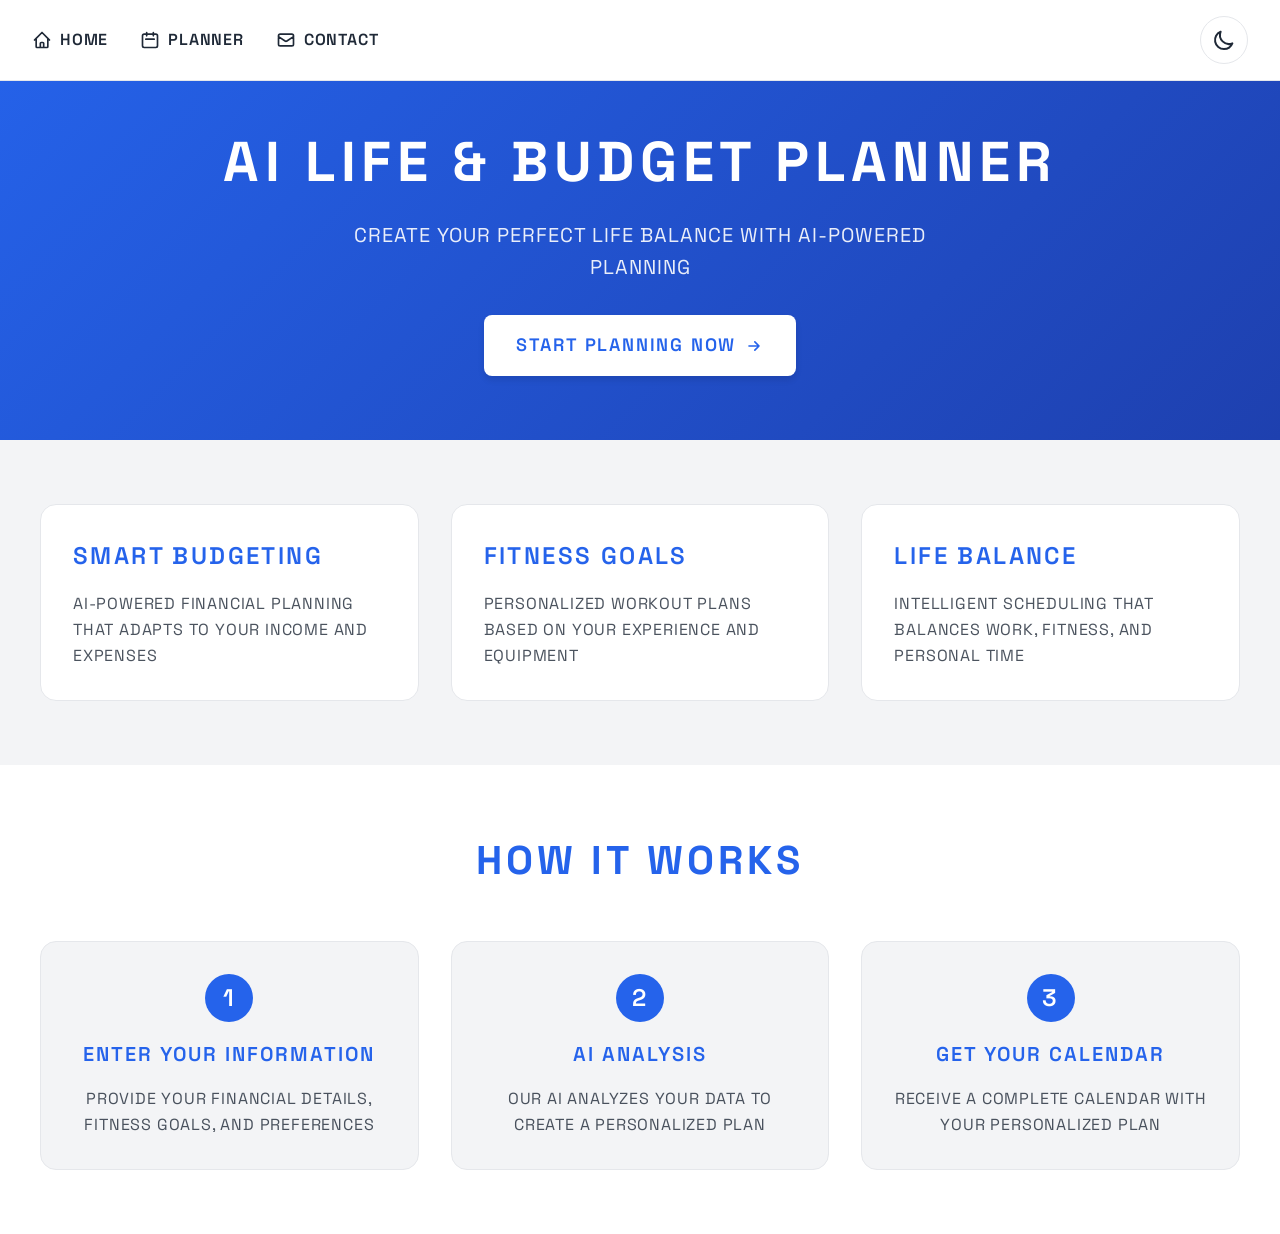
<file: templates/index.html>
<!DOCTYPE html>
<html lang="en">
<head>
    <meta charset="UTF-8">
    <meta name="viewport" content="width=device-width, initial-scale=1.0">
    <title>AI LIFE & BUDGET PLANNER</title>
    <link href="https://fonts.googleapis.com/css2?family=Space+Grotesk:wght@400;500;600;700&display=swap" rel="stylesheet">
    <style>
        :root {
            --primary-color: #2563eb;
            --secondary-color: #1e40af;
            --text-color: #1f2937;
            --light-bg: #f3f4f6;
            --border-color: #e5e7eb;
            --card-bg: #ffffff;
            --input-bg: #ffffff;
            --input-border: #e5e7eb;
            --input-text: #1f2937;
            --section-bg: #f3f4f6;
            --success-bg: #d1fae5;
            --success-text: #059669;
            --error-bg: #fee2e2;
            --error-text: #dc2626;
            --download-bg: #f8fafc;
            --download-border: #e2e8f0;
            --download-text: #1e293b;
            --download-desc: #64748b;
            --nav-bg: #ffffff;
            --nav-text: #1f2937;
            --nav-hover: #2563eb;
        }

        [data-theme="dark"] {
            --primary-color: #3b82f6;
            --secondary-color: #60a5fa;
            --text-color: #f3f4f6;
            --light-bg: #1f2937;
            --border-color: #374151;
            --card-bg: #111827;
            --input-bg: #1f2937;
            --input-border: #374151;
            --input-text: #f3f4f6;
            --section-bg: #1f2937;
            --success-bg: #064e3b;
            --success-text: #34d399;
            --error-bg: #7f1d1d;
            --error-text: #fca5a5;
            --download-bg: #1f2937;
            --download-border: #374151;
            --download-text: #f3f4f6;
            --download-desc: #9ca3af;
            --nav-bg: #1f2937;
            --nav-text: #f3f4f6;
            --nav-hover: #3b82f6;
        }

        * {
            margin: 0;
            padding: 0;
            box-sizing: border-box;
            text-transform: uppercase;
            letter-spacing: 0.05em;
        }

        body {
            font-family: 'Space Grotesk', sans-serif;
            line-height: 1.6;
            color: var(--text-color);
            background: var(--light-bg);
            min-height: 100vh;
            transition: background-color 0.3s ease, color 0.3s ease;
        }

        .nav {
            position: fixed;
            top: 0;
            left: 0;
            right: 0;
            background: var(--nav-bg);
            backdrop-filter: blur(8px);
            padding: 1rem 2rem;
            display: flex;
            justify-content: space-between;
            align-items: center;
            z-index: 1000;
            border-bottom: 1px solid var(--border-color);
        }

        .nav-links {
            display: flex;
            gap: 2rem;
            align-items: center;
        }

        .nav-link {
            color: var(--nav-text);
            text-decoration: none;
            font-weight: 600;
            transition: color 0.3s ease;
            display: flex;
            align-items: center;
            gap: 0.5rem;
        }

        .nav-link:hover {
            color: var(--nav-hover);
        }

        .nav-link svg {
            width: 1.25rem;
            height: 1.25rem;
        }

        .hero {
            padding: 8rem 2rem 4rem;
            text-align: center;
            background: linear-gradient(135deg, var(--primary-color) 0%, var(--secondary-color) 100%);
            color: white;
            position: relative;
            overflow: hidden;
        }

        .hero::before {
            content: '';
            position: absolute;
            top: 0;
            left: 0;
            right: 0;
            bottom: 0;
            background: url('data:image/svg+xml,<svg width="20" height="20" viewBox="0 0 20 20" xmlns="http://www.w3.org/2000/svg"><rect width="1" height="1" fill="rgba(255,255,255,0.05)"/></svg>');
            opacity: 0.1;
        }

        .hero h1 {
            font-size: 3.5rem;
            margin-bottom: 1.5rem;
            font-weight: 700;
            letter-spacing: 0.1em;
            line-height: 1.2;
        }

        .hero p {
            font-size: 1.25rem;
            max-width: 600px;
            margin: 0 auto 2rem;
            opacity: 0.9;
            letter-spacing: 0.05em;
        }

        .cta-button {
            display: inline-flex;
            align-items: center;
            gap: 0.5rem;
            padding: 1rem 2rem;
            background: white;
            color: var(--primary-color);
            border: none;
            border-radius: 0.5rem;
            font-size: 1.125rem;
            font-weight: 600;
            letter-spacing: 0.1em;
            cursor: pointer;
            transition: all 0.3s ease;
            text-decoration: none;
            box-shadow: 0 4px 6px rgba(0, 0, 0, 0.1);
        }

        .cta-button:hover {
            transform: translateY(-2px);
            box-shadow: 0 6px 8px rgba(0, 0, 0, 0.2);
        }

        .cta-button svg {
            width: 1.25rem;
            height: 1.25rem;
            transition: transform 0.3s ease;
        }

        .cta-button:hover svg {
            transform: translateX(4px);
        }

        .features {
            padding: 4rem 2rem;
            background: var(--section-bg);
        }

        .features-grid {
            max-width: 1200px;
            margin: 0 auto;
            display: grid;
            grid-template-columns: repeat(auto-fit, minmax(300px, 1fr));
            gap: 2rem;
        }

        .feature-card {
            background: var(--card-bg);
            padding: 2rem;
            border-radius: 1rem;
            border: 1px solid var(--border-color);
            transition: all 0.3s ease;
        }

        .feature-card:hover {
            transform: translateY(-4px);
            box-shadow: 0 8px 16px rgba(0, 0, 0, 0.1);
            border-color: var(--primary-color);
        }

        .feature-card h3 {
            color: var(--primary-color);
            font-size: 1.5rem;
            margin-bottom: 1rem;
            font-weight: 600;
            letter-spacing: 0.1em;
        }

        .feature-card p {
            color: var(--text-color);
            opacity: 0.8;
            letter-spacing: 0.05em;
        }

        .how-it-works {
            padding: 4rem 2rem;
            background: var(--card-bg);
        }

        .how-it-works h2 {
            text-align: center;
            color: var(--primary-color);
            font-size: 2.5rem;
            margin-bottom: 3rem;
            font-weight: 700;
            letter-spacing: 0.1em;
        }

        .steps {
            max-width: 1200px;
            margin: 0 auto;
            display: grid;
            grid-template-columns: repeat(auto-fit, minmax(250px, 1fr));
            gap: 2rem;
        }

        .step {
            text-align: center;
            padding: 2rem;
            background: var(--section-bg);
            border-radius: 1rem;
            border: 1px solid var(--border-color);
            transition: all 0.3s ease;
        }

        .step:hover {
            transform: translateY(-4px);
            box-shadow: 0 8px 16px rgba(0, 0, 0, 0.1);
            border-color: var(--primary-color);
        }

        .step-number {
            width: 3rem;
            height: 3rem;
            background: var(--primary-color);
            color: white;
            border-radius: 50%;
            display: flex;
            align-items: center;
            justify-content: center;
            font-size: 1.5rem;
            font-weight: 600;
            margin: 0 auto 1rem;
            letter-spacing: 0.1em;
        }

        .step h3 {
            color: var(--primary-color);
            font-size: 1.25rem;
            margin-bottom: 1rem;
            font-weight: 600;
            letter-spacing: 0.1em;
        }

        .step p {
            color: var(--text-color);
            opacity: 0.8;
            letter-spacing: 0.05em;
        }

        .theme-toggle {
            background: var(--card-bg);
            border: 1px solid var(--border-color);
            border-radius: 50%;
            width: 3rem;
            height: 3rem;
            display: flex;
            align-items: center;
            justify-content: center;
            cursor: pointer;
            transition: all 0.3s ease;
        }

        .theme-toggle:hover {
            transform: scale(1.1);
            box-shadow: 0 4px 6px rgba(0, 0, 0, 0.1);
        }

        .theme-toggle svg {
            width: 1.5rem;
            height: 1.5rem;
            color: var(--text-color);
            transition: transform 0.3s ease;
        }

        .theme-toggle:hover svg {
            transform: rotate(180deg);
        }

        @media (max-width: 768px) {
            .nav {
                padding: 1rem;
            }

            .nav-links {
                gap: 1rem;
            }

            .hero {
                padding: 6rem 1rem 3rem;
            }

            .hero h1 {
                font-size: 2.5rem;
            }

            .hero p {
                font-size: 1.1rem;
            }

            .features-grid,
            .steps {
                grid-template-columns: 1fr;
            }
        }
    </style>
</head>
<body>
    <nav class="nav">
        <div class="nav-links">
            <a href="/" class="nav-link">
                <svg xmlns="http://www.w3.org/2000/svg" fill="none" viewBox="0 0 24 24" stroke="currentColor">
                    <path stroke-linecap="round" stroke-linejoin="round" stroke-width="2" d="M3 12l2-2m0 0l7-7 7 7M5 10v10a1 1 0 001 1h3m10-11l2 2m-2-2v10a1 1 0 01-1 1h-3m-6 0a1 1 0 001-1v-4a1 1 0 011-1h2a1 1 0 011 1v4a1 1 0 001 1m-6 0h6" />
                </svg>
                Home
            </a>
            <a href="/planner" class="nav-link">
                <svg xmlns="http://www.w3.org/2000/svg" fill="none" viewBox="0 0 24 24" stroke="currentColor">
                    <path stroke-linecap="round" stroke-linejoin="round" stroke-width="2" d="M8 7V3m8 4V3m-9 8h10M5 21h14a2 2 0 002-2V7a2 2 0 00-2-2H5a2 2 0 00-2 2v12a2 2 0 002 2z" />
                </svg>
                Planner
            </a>
            <a href="https://www.bishopfx.org" target="_blank" class="nav-link">
                <svg xmlns="http://www.w3.org/2000/svg" fill="none" viewBox="0 0 24 24" stroke="currentColor">
                    <path stroke-linecap="round" stroke-linejoin="round" stroke-width="2" d="M3 8l7.89 5.26a2 2 0 002.22 0L21 8M5 19h14a2 2 0 002-2V7a2 2 0 00-2-2H5a2 2 0 00-2 2v10a2 2 0 002 2z" />
                </svg>
                Contact
            </a>
        </div>
        <button class="theme-toggle" id="themeToggle">
            <svg xmlns="http://www.w3.org/2000/svg" fill="none" viewBox="0 0 24 24" stroke="currentColor">
                <path stroke-linecap="round" stroke-linejoin="round" stroke-width="2" d="M20.354 15.354A9 9 0 018.646 3.646 9.003 9.003 0 0012 21a9.003 9.003 0 008.354-5.646z" />
            </svg>
        </button>
    </nav>

    <section class="hero">
        <h1>AI LIFE & BUDGET PLANNER</h1>
        <p>CREATE YOUR PERFECT LIFE BALANCE WITH AI-POWERED PLANNING</p>
        <a href="/planner" class="cta-button">
            START PLANNING NOW
            <svg xmlns="http://www.w3.org/2000/svg" fill="none" viewBox="0 0 24 24" stroke="currentColor">
                <path stroke-linecap="round" stroke-linejoin="round" stroke-width="2" d="M13 7l5 5m0 0l-5 5m5-5H6" />
            </svg>
        </a>
    </section>

    <section class="features">
        <div class="features-grid">
            <div class="feature-card">
                <h3>SMART BUDGETING</h3>
                <p>AI-POWERED FINANCIAL PLANNING THAT ADAPTS TO YOUR INCOME AND EXPENSES</p>
            </div>
            <div class="feature-card">
                <h3>FITNESS GOALS</h3>
                <p>PERSONALIZED WORKOUT PLANS BASED ON YOUR EXPERIENCE AND EQUIPMENT</p>
            </div>
            <div class="feature-card">
                <h3>LIFE BALANCE</h3>
                <p>INTELLIGENT SCHEDULING THAT BALANCES WORK, FITNESS, AND PERSONAL TIME</p>
            </div>
        </div>
    </section>

    <section class="how-it-works">
        <h2>HOW IT WORKS</h2>
        <div class="steps">
            <div class="step">
                <div class="step-number">1</div>
                <h3>ENTER YOUR INFORMATION</h3>
                <p>PROVIDE YOUR FINANCIAL DETAILS, FITNESS GOALS, AND PREFERENCES</p>
            </div>
            <div class="step">
                <div class="step-number">2</div>
                <h3>AI ANALYSIS</h3>
                <p>OUR AI ANALYZES YOUR DATA TO CREATE A PERSONALIZED PLAN</p>
            </div>
            <div class="step">
                <div class="step-number">3</div>
                <h3>GET YOUR CALENDAR</h3>
                <p>RECEIVE A COMPLETE CALENDAR WITH YOUR PERSONALIZED PLAN</p>
            </div>
        </div>
    </section>

    <script>
        document.addEventListener('DOMContentLoaded', function() {
            const themeToggle = document.getElementById('themeToggle');
            const prefersDarkScheme = window.matchMedia('(prefers-color-scheme: dark)');
            
            // Set initial theme based on system preference or stored preference
            const storedTheme = localStorage.getItem('theme');
            if (storedTheme) {
                document.documentElement.setAttribute('data-theme', storedTheme);
            } else {
                document.documentElement.setAttribute('data-theme', prefersDarkScheme.matches ? 'dark' : 'light');
            }

            // Update toggle button icon
            function updateThemeIcon() {
                const isDark = document.documentElement.getAttribute('data-theme') === 'dark';
                themeToggle.innerHTML = isDark ? 
                    '<svg xmlns="http://www.w3.org/2000/svg" fill="none" viewBox="0 0 24 24" stroke="currentColor"><path stroke-linecap="round" stroke-linejoin="round" stroke-width="2" d="M12 3v1m0 16v1m9-9h-1M4 12H3m15.364 6.364l-.707-.707M6.343 6.343l-.707-.707m12.728 0l-.707.707M6.343 17.657l-.707.707M16 12a4 4 0 11-8 0 4 4 0 018 0z" /></svg>' :
                    '<svg xmlns="http://www.w3.org/2000/svg" fill="none" viewBox="0 0 24 24" stroke="currentColor"><path stroke-linecap="round" stroke-linejoin="round" stroke-width="2" d="M20.354 15.354A9 9 0 018.646 3.646 9.003 9.003 0 0012 21a9.003 9.003 0 008.354-5.646z" /></svg>';
            }

            // Toggle theme
            themeToggle.addEventListener('click', () => {
                const currentTheme = document.documentElement.getAttribute('data-theme');
                const newTheme = currentTheme === 'dark' ? 'light' : 'dark';
                document.documentElement.setAttribute('data-theme', newTheme);
                localStorage.setItem('theme', newTheme);
                updateThemeIcon();
            });

            // Update icon on initial load
            updateThemeIcon();

            // Listen for system theme changes
            prefersDarkScheme.addEventListener('change', (e) => {
                if (!localStorage.getItem('theme')) {
                    document.documentElement.setAttribute('data-theme', e.matches ? 'dark' : 'light');
                    updateThemeIcon();
                }
            });
        });
    </script>
</body>
</html>
</file>
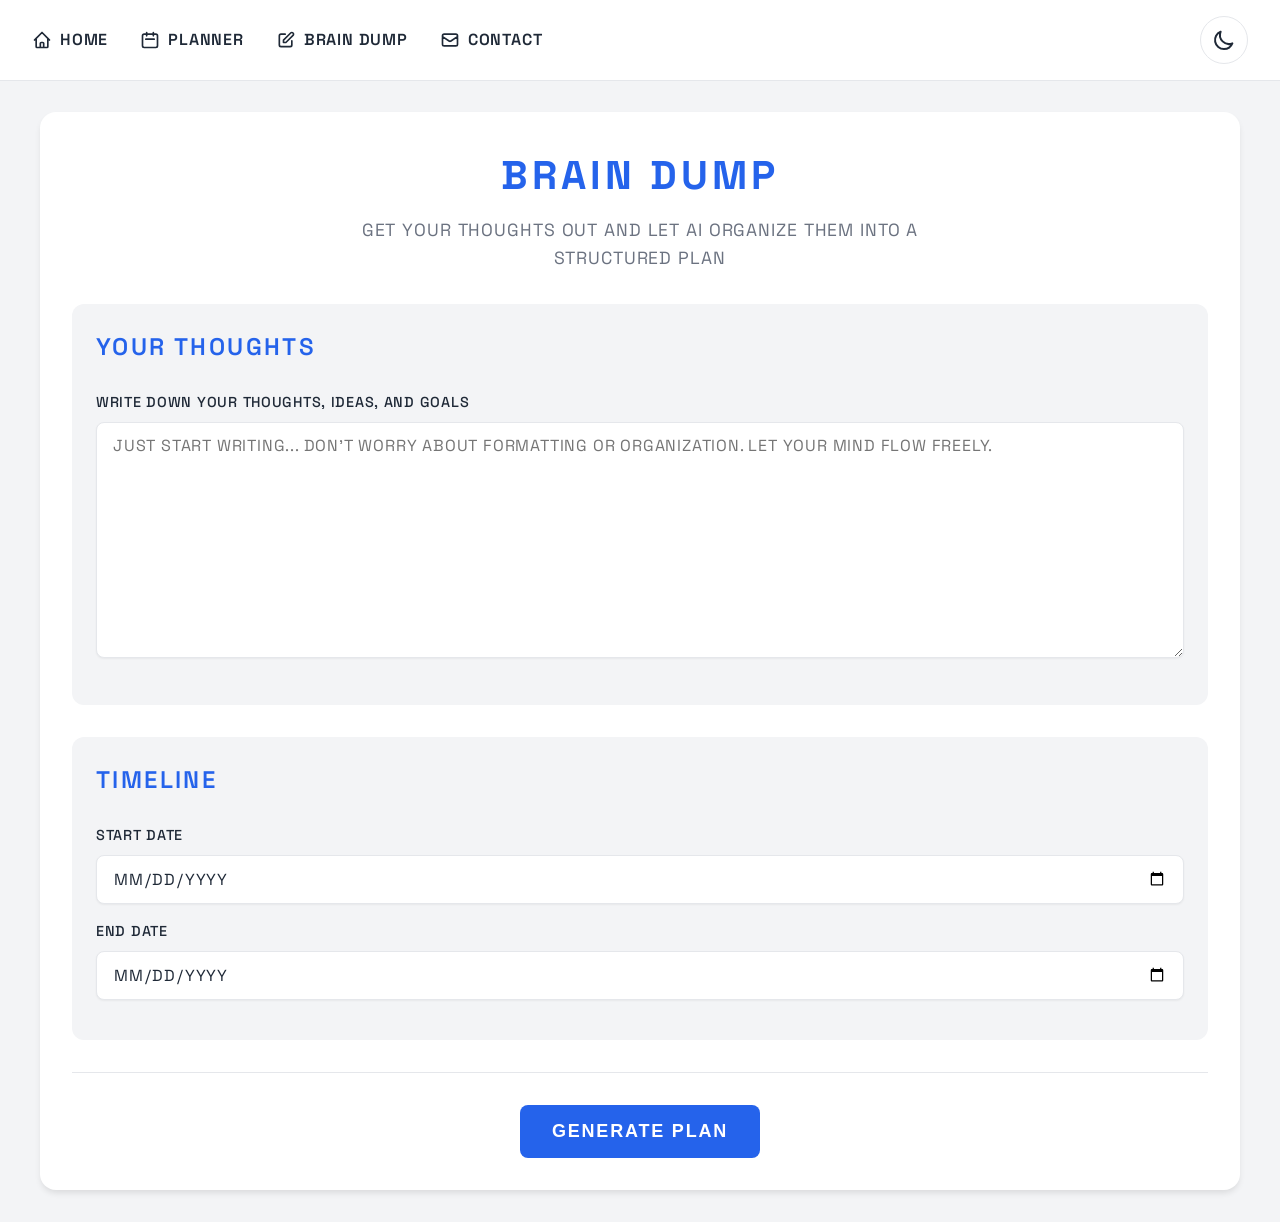
<file: templates/brain_dump.html>
<!DOCTYPE html>
<html lang="en">
<head>
    <meta charset="UTF-8">
    <meta name="viewport" content="width=device-width, initial-scale=1.0">
    <title>AI LIFE & BUDGET PLANNER - BRAIN DUMP</title>
    <link href="https://fonts.googleapis.com/css2?family=Space+Grotesk:wght@400;500;600;700&display=swap" rel="stylesheet">
    <style>
        :root {
            --primary-color: #2563eb;
            --secondary-color: #1e40af;
            --text-color: #1f2937;
            --light-bg: #f3f4f6;
            --border-color: #e5e7eb;
            --card-bg: #ffffff;
            --input-bg: #ffffff;
            --input-border: #e5e7eb;
            --input-text: #1f2937;
            --section-bg: #f3f4f6;
            --success-bg: #d1fae5;
            --success-text: #059669;
            --error-bg: #fee2e2;
            --error-text: #dc2626;
            --download-bg: #f8fafc;
            --download-border: #e2e8f0;
            --download-text: #1e293b;
            --download-desc: #64748b;
            --nav-bg: #ffffff;
            --nav-text: #1f2937;
            --nav-hover: #2563eb;
        }

        [data-theme="dark"] {
            --primary-color: #3b82f6;
            --secondary-color: #60a5fa;
            --text-color: #f3f4f6;
            --light-bg: #1f2937;
            --border-color: #374151;
            --card-bg: #111827;
            --input-bg: #1f2937;
            --input-border: #374151;
            --input-text: #f3f4f6;
            --section-bg: #1f2937;
            --success-bg: #064e3b;
            --success-text: #34d399;
            --error-bg: #7f1d1d;
            --error-text: #fca5a5;
            --download-bg: #1f2937;
            --download-border: #374151;
            --download-text: #f3f4f6;
            --download-desc: #9ca3af;
            --nav-bg: #1f2937;
            --nav-text: #f3f4f6;
            --nav-hover: #3b82f6;
        }

        * {
            margin: 0;
            padding: 0;
            box-sizing: border-box;
            text-transform: uppercase;
            letter-spacing: 0.05em;
        }

        body {
            font-family: 'Space Grotesk', sans-serif;
            line-height: 1.6;
            color: var(--text-color);
            background: var(--light-bg);
            min-height: 100vh;
            padding: 2rem;
            transition: background-color 0.3s ease, color 0.3s ease;
        }

        .nav {
            position: fixed;
            top: 0;
            left: 0;
            right: 0;
            background: var(--nav-bg);
            backdrop-filter: blur(8px);
            padding: 1rem 2rem;
            display: flex;
            justify-content: space-between;
            align-items: center;
            z-index: 1000;
            border-bottom: 1px solid var(--border-color);
        }

        .nav-links {
            display: flex;
            gap: 2rem;
            align-items: center;
        }

        .nav-link {
            color: var(--nav-text);
            text-decoration: none;
            font-weight: 600;
            transition: color 0.3s ease;
            display: flex;
            align-items: center;
            gap: 0.5rem;
        }

        .nav-link:hover {
            color: var(--nav-hover);
        }

        .nav-link svg {
            width: 1.25rem;
            height: 1.25rem;
        }

        .container {
            max-width: 1200px;
            margin: 0 auto;
            background: var(--card-bg);
            border-radius: 1rem;
            box-shadow: 0 4px 6px -1px rgba(0, 0, 0, 0.1);
            padding: 2rem;
            margin-top: 5rem;
            transition: background-color 0.3s ease;
        }

        .header {
            text-align: center;
            margin-bottom: 2rem;
        }

        .header h1 {
            color: var(--primary-color);
            font-size: 2.5rem;
            margin-bottom: 0.5rem;
            letter-spacing: 0.1em;
            font-weight: 700;
        }

        .header p {
            color: #6b7280;
            max-width: 600px;
            margin: 0 auto;
            font-size: 1.1rem;
            letter-spacing: 0.05em;
        }

        .form-section {
            background: var(--section-bg);
            padding: 1.5rem;
            border-radius: 0.75rem;
            margin-bottom: 2rem;
            transition: background-color 0.3s ease;
        }

        .form-section h2 {
            color: var(--primary-color);
            font-size: 1.5rem;
            margin-bottom: 1.5rem;
            letter-spacing: 0.1em;
            font-weight: 600;
        }

        .input-group {
            margin-bottom: 1rem;
        }

        .input-group label {
            display: block;
            font-weight: 500;
            margin-bottom: 0.5rem;
            color: var(--text-color);
            font-size: 0.9rem;
            letter-spacing: 0.05em;
        }

        .input-group input,
        .input-group select,
        .input-group textarea {
            width: 100%;
            padding: 0.75rem 1rem;
            border: 1px solid var(--input-border);
            border-radius: 0.5rem;
            font-family: inherit;
            font-size: 1rem;
            background: var(--input-bg);
            color: var(--input-text);
            transition: all 0.3s ease;
            box-shadow: 0 1px 2px rgba(0, 0, 0, 0.05);
        }

        .input-group input:focus,
        .input-group select:focus,
        .input-group textarea:focus {
            outline: none;
            border-color: var(--primary-color);
            box-shadow: 0 0 0 3px rgba(37, 99, 235, 0.1);
        }

        .input-group input::placeholder,
        .input-group select::placeholder,
        .input-group textarea::placeholder {
            text-transform: uppercase;
            letter-spacing: 0.05em;
        }

        .submit-section {
            text-align: center;
            margin-top: 2rem;
            padding-top: 2rem;
            border-top: 1px solid var(--border-color);
        }

        .submit-btn {
            padding: 1rem 2rem;
            background: var(--primary-color);
            color: white;
            border: none;
            border-radius: 0.5rem;
            font-size: 1.125rem;
            font-weight: 600;
            letter-spacing: 0.1em;
            cursor: pointer;
            transition: background-color 0.2s;
            position: relative;
            min-width: 200px;
        }

        .submit-btn:hover {
            background: var(--secondary-color);
        }

        .submit-btn:disabled {
            background: #9ca3af;
            cursor: not-allowed;
        }

        .submit-btn.loading {
            color: transparent;
        }

        .submit-btn.loading::after {
            content: "";
            position: absolute;
            width: 20px;
            height: 20px;
            top: 50%;
            left: 50%;
            margin: -10px 0 0 -10px;
            border: 2px solid white;
            border-top-color: transparent;
            border-radius: 50%;
            animation: spin 1s linear infinite;
        }

        @keyframes spin {
            to {
                transform: rotate(360deg);
            }
        }

        .error-message {
            color: var(--error-text);
            background: var(--error-bg);
            padding: 1rem;
            border-radius: 0.5rem;
            margin-top: 1rem;
            display: none;
        }

        .error-message.visible {
            display: block;
        }

        .status-message {
            color: var(--success-text);
            background: var(--success-bg);
            padding: 1rem;
            border-radius: 0.5rem;
            margin-top: 1rem;
            display: none;
            transition: all 0.3s ease;
        }

        .status-message.visible {
            display: block;
        }

        .status-message.error {
            color: var(--error-text);
            background: var(--error-bg);
        }

        .theme-toggle {
            background: var(--card-bg);
            border: 1px solid var(--border-color);
            border-radius: 50%;
            width: 3rem;
            height: 3rem;
            display: flex;
            align-items: center;
            justify-content: center;
            cursor: pointer;
            transition: all 0.3s ease;
        }

        .theme-toggle:hover {
            transform: scale(1.1);
            box-shadow: 0 4px 6px rgba(0, 0, 0, 0.1);
        }

        .theme-toggle svg {
            width: 1.5rem;
            height: 1.5rem;
            color: var(--text-color);
            transition: transform 0.3s ease;
        }

        .theme-toggle:hover svg {
            transform: rotate(180deg);
        }

        @media (max-width: 768px) {
            .nav {
                padding: 1rem;
            }

            .nav-links {
                gap: 1rem;
            }

            .container {
                margin-top: 4rem;
                padding: 1rem;
            }
        }
    </style>
</head>
<body>
    <nav class="nav">
        <div class="nav-links">
            <a href="/" class="nav-link">
                <svg xmlns="http://www.w3.org/2000/svg" fill="none" viewBox="0 0 24 24" stroke="currentColor">
                    <path stroke-linecap="round" stroke-linejoin="round" stroke-width="2" d="M3 12l2-2m0 0l7-7 7 7M5 10v10a1 1 0 001 1h3m10-11l2 2m-2-2v10a1 1 0 01-1 1h-3m-6 0a1 1 0 001-1v-4a1 1 0 011-1h2a1 1 0 011 1v4a1 1 0 001 1m-6 0h6" />
                </svg>
                Home
            </a>
            <a href="/planner" class="nav-link">
                <svg xmlns="http://www.w3.org/2000/svg" fill="none" viewBox="0 0 24 24" stroke="currentColor">
                    <path stroke-linecap="round" stroke-linejoin="round" stroke-width="2" d="M8 7V3m8 4V3m-9 8h10M5 21h14a2 2 0 002-2V7a2 2 0 00-2-2H5a2 2 0 00-2 2v12a2 2 0 002 2z" />
                </svg>
                Planner
            </a>
            <a href="/brain_dump" class="nav-link">
                <svg xmlns="http://www.w3.org/2000/svg" fill="none" viewBox="0 0 24 24" stroke="currentColor">
                    <path stroke-linecap="round" stroke-linejoin="round" stroke-width="2" d="M11 5H6a2 2 0 00-2 2v11a2 2 0 002 2h11a2 2 0 002-2v-5m-1.414-9.414a2 2 0 112.828 2.828L11.828 15H9v-2.828l8.586-8.586z" />
                </svg>
                Brain Dump
            </a>
            <a href="https://www.bishopfx.org" target="_blank" class="nav-link">
                <svg xmlns="http://www.w3.org/2000/svg" fill="none" viewBox="0 0 24 24" stroke="currentColor">
                    <path stroke-linecap="round" stroke-linejoin="round" stroke-width="2" d="M3 8l7.89 5.26a2 2 0 002.22 0L21 8M5 19h14a2 2 0 002-2V7a2 2 0 00-2-2H5a2 2 0 00-2 2v10a2 2 0 002 2z" />
                </svg>
                Contact
            </a>
        </div>
        <button class="theme-toggle" id="themeToggle">
            <svg xmlns="http://www.w3.org/2000/svg" fill="none" viewBox="0 0 24 24" stroke="currentColor">
                <path stroke-linecap="round" stroke-linejoin="round" stroke-width="2" d="M20.354 15.354A9 9 0 018.646 3.646 9.003 9.003 0 0012 21a9.003 9.003 0 008.354-5.646z" />
            </svg>
        </button>
    </nav>

    <div class="container">
        <div class="header">
            <h1>BRAIN DUMP</h1>
            <p>GET YOUR THOUGHTS OUT AND LET AI ORGANIZE THEM INTO A STRUCTURED PLAN</p>
        </div>

        <form id="brainDumpForm">
            <div class="form-section">
                <h2>YOUR THOUGHTS</h2>
                <div class="input-group">
                    <label for="brainDump">WRITE DOWN YOUR THOUGHTS, IDEAS, AND GOALS</label>
                    <textarea id="brainDump" rows="10" placeholder="JUST START WRITING... DON'T WORRY ABOUT FORMATTING OR ORGANIZATION. LET YOUR MIND FLOW FREELY." required></textarea>
                </div>
            </div>

            <div class="form-section">
                <h2>TIMELINE</h2>
                <div class="input-group">
                    <label for="startDate">START DATE</label>
                    <input type="date" id="startDate" required>
                </div>
                <div class="input-group">
                    <label for="endDate">END DATE</label>
                    <input type="date" id="endDate" required>
                </div>
            </div>

            <div class="submit-section">
                <button type="submit" id="submitBtn" class="submit-btn">GENERATE PLAN</button>
                <div id="errorMessage" class="error-message"></div>
                <div id="statusMessage" class="status-message"></div>
            </div>
        </form>
    </div>

    <script>
        document.addEventListener('DOMContentLoaded', function() {
            const form = document.getElementById('brainDumpForm');
            const submitBtn = document.getElementById('submitBtn');
            const errorMessage = document.getElementById('errorMessage');
            const statusMessage = document.getElementById('statusMessage');

            // Set minimum date to today
            const today = new Date().toISOString().split('T')[0];
            document.getElementById('startDate').min = today;
            document.getElementById('endDate').min = today;

            // Function to update status message
            function updateStatus(message, isError = false) {
                statusMessage.textContent = message;
                statusMessage.classList.add('visible');
                if (isError) {
                    statusMessage.classList.add('error');
                } else {
                    statusMessage.classList.remove('error');
                }
            }

            // Function to show error message
            function showError(message) {
                errorMessage.textContent = message;
                errorMessage.classList.add('visible');
                updateStatus(message, true);
                submitBtn.disabled = false;
                submitBtn.classList.remove('loading');
            }

            form.addEventListener('submit', async function(e) {
                e.preventDefault();
                errorMessage.classList.remove('visible');
                statusMessage.classList.remove('visible');
                submitBtn.disabled = true;
                submitBtn.classList.add('loading');

                const formData = {
                    content: document.getElementById('brainDump').value,
                    start_date: document.getElementById('startDate').value,
                    end_date: document.getElementById('endDate').value
                };

                try {
                    const response = await fetch('/api/process_brain_dump', {
                        method: 'POST',
                        headers: { 'Content-Type': 'application/json' },
                        body: JSON.stringify(formData)
                    });

                    if (!response.ok) {
                        const errorData = await response.json().catch(() => ({}));
                        throw new Error(errorData.error || `Network response was not ok: ${response.status}`);
                    }

                    const data = await response.json();

                    if (data.success) {
                        updateStatus('Your brain dump has been processed successfully!');
                        // Redirect to planner page after successful processing
                        setTimeout(() => {
                            window.location.href = '/planner';
                        }, 2000);
                    } else {
                        showError('Error processing brain dump: ' + (data.error || 'Unknown error'));
                    }
                } catch (error) {
                    console.error('Error:', error);
                    showError(error.message || 'Error processing brain dump. Please try again.');
                }
            });

            // Theme toggle functionality
            const themeToggle = document.getElementById('themeToggle');
            const prefersDarkScheme = window.matchMedia('(prefers-color-scheme: dark)');
            
            // Set initial theme based on system preference or stored preference
            const storedTheme = localStorage.getItem('theme');
            if (storedTheme) {
                document.documentElement.setAttribute('data-theme', storedTheme);
            } else {
                document.documentElement.setAttribute('data-theme', prefersDarkScheme.matches ? 'dark' : 'light');
            }

            // Update toggle button icon
            function updateThemeIcon() {
                const isDark = document.documentElement.getAttribute('data-theme') === 'dark';
                themeToggle.innerHTML = isDark ? 
                    '<svg xmlns="http://www.w3.org/2000/svg" fill="none" viewBox="0 0 24 24" stroke="currentColor"><path stroke-linecap="round" stroke-linejoin="round" stroke-width="2" d="M12 3v1m0 16v1m9-9h-1M4 12H3m15.364 6.364l-.707-.707M6.343 6.343l-.707-.707m12.728 0l-.707.707M6.343 17.657l-.707.707M16 12a4 4 0 11-8 0 4 4 0 018 0z" /></svg>' :
                    '<svg xmlns="http://www.w3.org/2000/svg" fill="none" viewBox="0 0 24 24" stroke="currentColor"><path stroke-linecap="round" stroke-linejoin="round" stroke-width="2" d="M20.354 15.354A9 9 0 018.646 3.646 9.003 9.003 0 0012 21a9.003 9.003 0 008.354-5.646z" /></svg>';
            }

            // Toggle theme
            themeToggle.addEventListener('click', () => {
                const currentTheme = document.documentElement.getAttribute('data-theme');
                const newTheme = currentTheme === 'dark' ? 'light' : 'dark';
                document.documentElement.setAttribute('data-theme', newTheme);
                localStorage.setItem('theme', newTheme);
                updateThemeIcon();
            });

            // Update icon on initial load
            updateThemeIcon();

            // Listen for system theme changes
            prefersDarkScheme.addEventListener('change', (e) => {
                if (!localStorage.getItem('theme')) {
                    document.documentElement.setAttribute('data-theme', e.matches ? 'dark' : 'light');
                    updateThemeIcon();
                }
            });
        });
    </script>
</body>
</html>
</file>
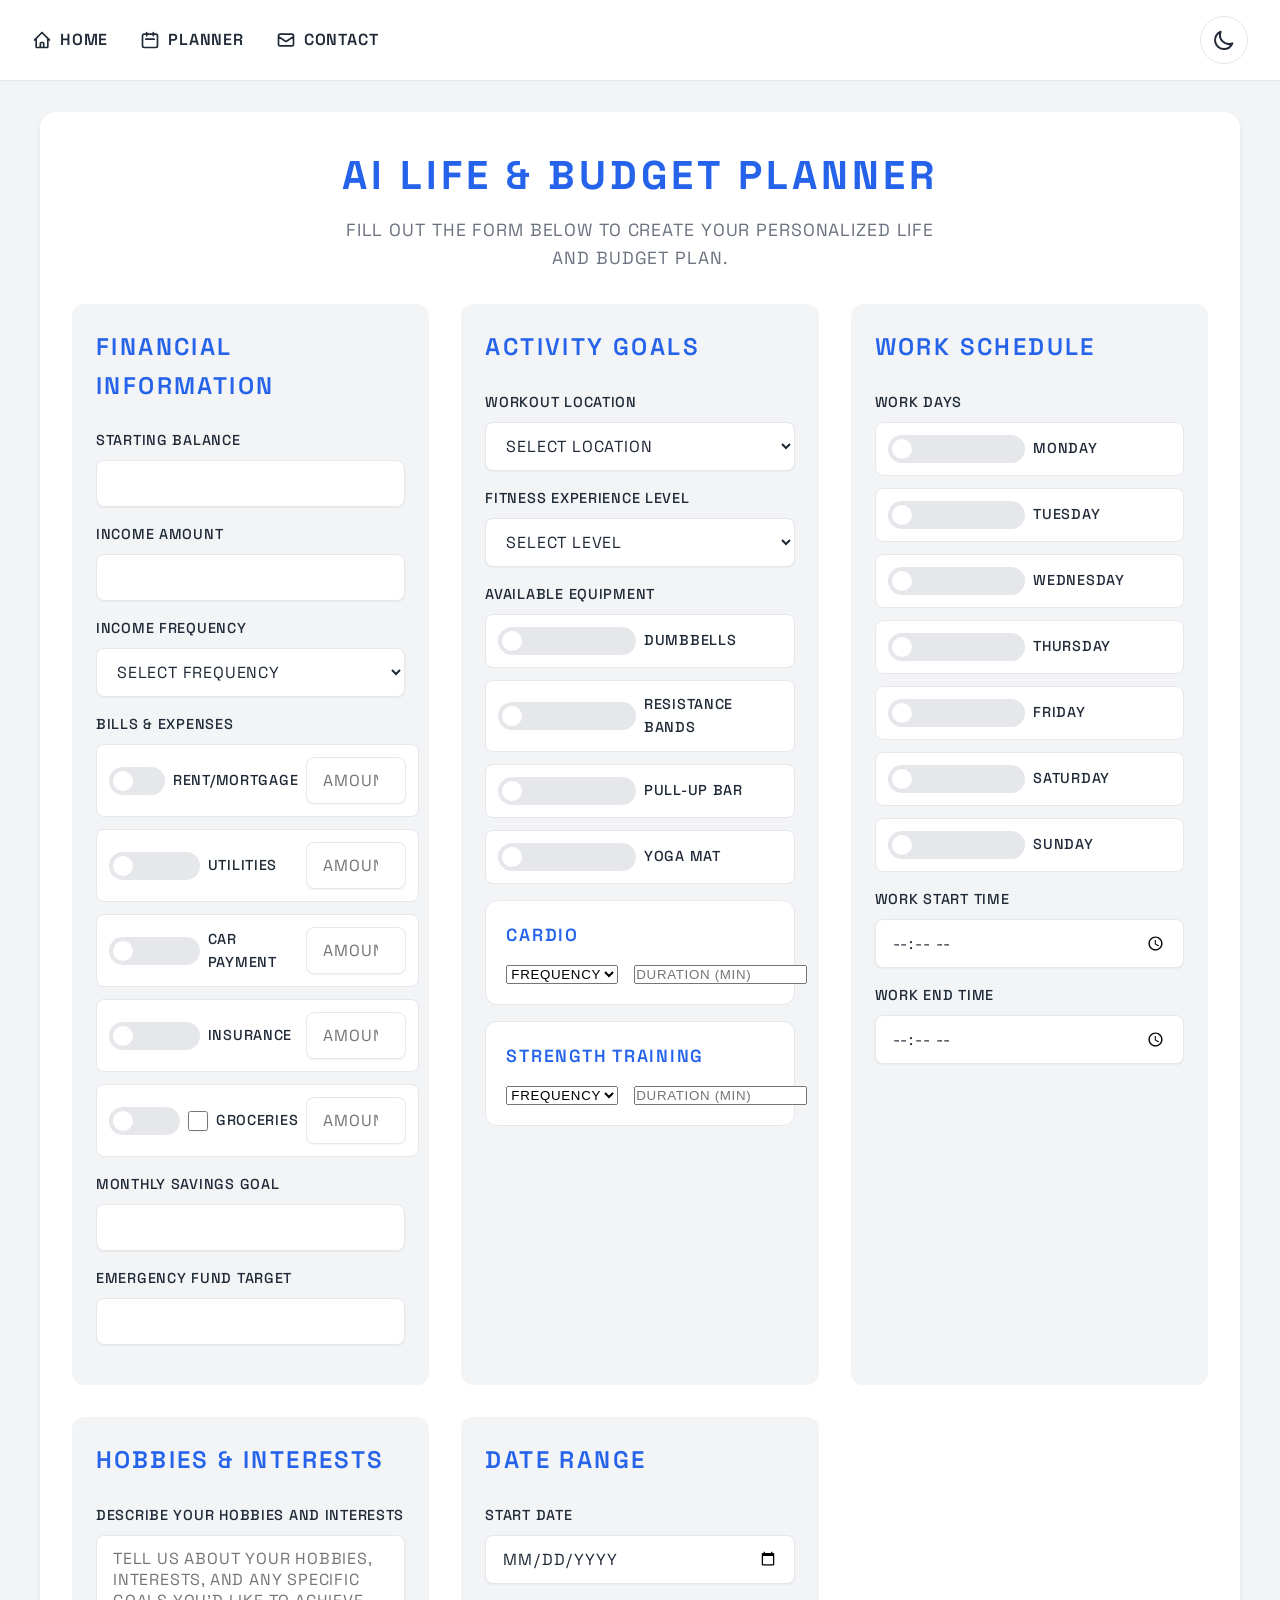
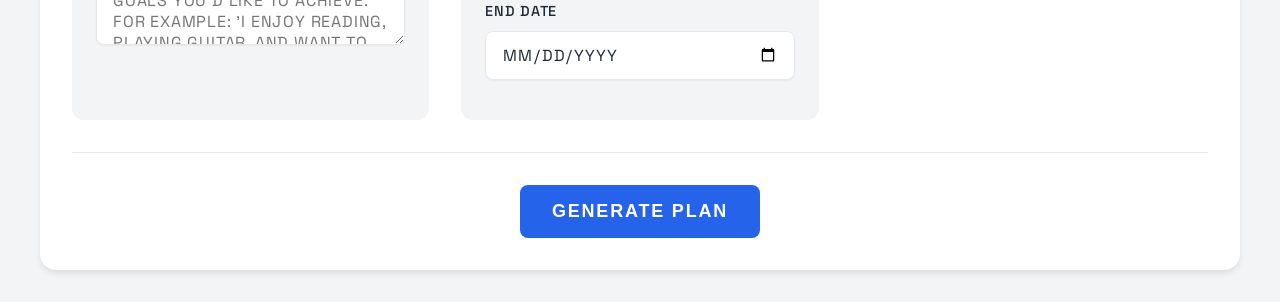
<file: templates/planner.html>
<!DOCTYPE html>
<html lang="en">
<head>
    <meta charset="UTF-8">
    <meta name="viewport" content="width=device-width, initial-scale=1.0">
    <title>AI LIFE & BUDGET PLANNER</title>
    <link href="https://fonts.googleapis.com/css2?family=Space+Grotesk:wght@400;500;600;700&display=swap" rel="stylesheet">
    <style>
        :root {
            --primary-color: #2563eb;
            --secondary-color: #1e40af;
            --text-color: #1f2937;
            --light-bg: #f3f4f6;
            --border-color: #e5e7eb;
            --card-bg: #ffffff;
            --input-bg: #ffffff;
            --input-border: #e5e7eb;
            --input-text: #1f2937;
            --section-bg: #f3f4f6;
            --success-bg: #d1fae5;
            --success-text: #059669;
            --error-bg: #fee2e2;
            --error-text: #dc2626;
            --download-bg: #f8fafc;
            --download-border: #e2e8f0;
            --download-text: #1e293b;
            --download-desc: #64748b;
            --nav-bg: #ffffff;
            --nav-text: #1f2937;
            --nav-hover: #2563eb;
        }

        [data-theme="dark"] {
            --primary-color: #3b82f6;
            --secondary-color: #60a5fa;
            --text-color: #f3f4f6;
            --light-bg: #1f2937;
            --border-color: #374151;
            --card-bg: #111827;
            --input-bg: #1f2937;
            --input-border: #374151;
            --input-text: #f3f4f6;
            --section-bg: #1f2937;
            --success-bg: #064e3b;
            --success-text: #34d399;
            --error-bg: #7f1d1d;
            --error-text: #fca5a5;
            --download-bg: #1f2937;
            --download-border: #374151;
            --download-text: #f3f4f6;
            --download-desc: #9ca3af;
            --nav-bg: #1f2937;
            --nav-text: #f3f4f6;
            --nav-hover: #3b82f6;
        }

        * {
            margin: 0;
            padding: 0;
            box-sizing: border-box;
            text-transform: uppercase;
            letter-spacing: 0.05em;
        }

        body {
            font-family: 'Space Grotesk', sans-serif;
            line-height: 1.6;
            color: var(--text-color);
            background: var(--light-bg);
            min-height: 100vh;
            padding: 2rem;
            transition: background-color 0.3s ease, color 0.3s ease;
        }

        .nav {
            position: fixed;
            top: 0;
            left: 0;
            right: 0;
            background: var(--nav-bg);
            backdrop-filter: blur(8px);
            padding: 1rem 2rem;
            display: flex;
            justify-content: space-between;
            align-items: center;
            z-index: 1000;
            border-bottom: 1px solid var(--border-color);
        }

        .nav-links {
            display: flex;
            gap: 2rem;
            align-items: center;
        }

        .nav-link {
            color: var(--nav-text);
            text-decoration: none;
            font-weight: 600;
            transition: color 0.3s ease;
            display: flex;
            align-items: center;
            gap: 0.5rem;
        }

        .nav-link:hover {
            color: var(--nav-hover);
        }

        .nav-link svg {
            width: 1.25rem;
            height: 1.25rem;
        }

        .container {
            max-width: 1200px;
            margin: 0 auto;
            background: var(--card-bg);
            border-radius: 1rem;
            box-shadow: 0 4px 6px -1px rgba(0, 0, 0, 0.1);
            padding: 2rem;
            margin-top: 5rem;
            transition: background-color 0.3s ease;
        }

        .header {
            text-align: center;
            margin-bottom: 2rem;
        }

        .header h1 {
            color: var(--primary-color);
            font-size: 2.5rem;
            margin-bottom: 0.5rem;
            letter-spacing: 0.1em;
            font-weight: 700;
        }

        .header p {
            color: #6b7280;
            max-width: 600px;
            margin: 0 auto;
            font-size: 1.1rem;
            letter-spacing: 0.05em;
        }

        .form-grid {
            display: grid;
            grid-template-columns: repeat(auto-fit, minmax(300px, 1fr));
            gap: 2rem;
        }

        .form-section {
            background: var(--section-bg);
            padding: 1.5rem;
            border-radius: 0.75rem;
            transition: background-color 0.3s ease;
        }

        .form-section h2 {
            color: var(--primary-color);
            font-size: 1.5rem;
            margin-bottom: 1.5rem;
            letter-spacing: 0.1em;
            font-weight: 600;
        }

        .input-group {
            margin-bottom: 1rem;
        }

        .input-group label {
            display: block;
            font-weight: 500;
            margin-bottom: 0.5rem;
            color: var(--text-color);
            font-size: 0.9rem;
            letter-spacing: 0.05em;
        }

        .input-group input,
        .input-group select,
        .input-group textarea {
            width: 100%;
            padding: 0.75rem 1rem;
            border: 1px solid var(--input-border);
            border-radius: 0.5rem;
            font-family: inherit;
            font-size: 1rem;
            background: var(--input-bg);
            color: var(--input-text);
            transition: all 0.3s ease;
            box-shadow: 0 1px 2px rgba(0, 0, 0, 0.05);
        }

        .input-group input:focus,
        .input-group select:focus,
        .input-group textarea:focus {
            outline: none;
            border-color: var(--primary-color);
            box-shadow: 0 0 0 3px rgba(37, 99, 235, 0.1);
        }

        .input-group input::placeholder,
        .input-group select::placeholder,
        .input-group textarea::placeholder {
            text-transform: uppercase;
            letter-spacing: 0.05em;
        }

        .checkbox-group {
            display: grid;
            gap: 0.75rem;
        }

        .checkbox-item {
            display: flex;
            align-items: center;
            gap: 0.5rem;
            padding: 0.75rem;
            background: var(--input-bg);
            border-radius: 0.5rem;
            border: 1px solid var(--input-border);
            transition: all 0.3s ease;
        }

        .checkbox-item:hover {
            border-color: var(--primary-color);
            box-shadow: 0 0 0 2px rgba(37, 99, 235, 0.1);
        }

        .checkbox-item input[type="checkbox"] {
            width: 1.25rem;
            height: 1.25rem;
        }

        .checkbox-item label {
            flex: 1;
            margin: 0;
            font-size: 0.9rem;
            letter-spacing: 0.05em;
        }

        .amount-input {
            display: flex;
            align-items: center;
            gap: 0.5rem;
            margin-left: auto;
        }

        .amount-input input {
            width: 100px;
            text-align: right;
            padding-right: 0.75rem;
        }

        .activity-option {
            background: var(--input-bg);
            padding: 1.25rem;
            border-radius: 0.75rem;
            margin-bottom: 1rem;
            border: 1px solid var(--input-border);
            transition: all 0.3s ease;
        }

        .activity-option:hover {
            border-color: var(--primary-color);
            box-shadow: 0 0 0 2px rgba(37, 99, 235, 0.1);
        }

        .activity-option h5 {
            color: var(--primary-color);
            margin-bottom: 1rem;
            font-size: 1.1rem;
            font-weight: 600;
            letter-spacing: 0.1em;
        }

        .activity-inputs {
            display: grid;
            grid-template-columns: 1fr 1fr;
            gap: 1rem;
        }

        .submit-section {
            text-align: center;
            margin-top: 2rem;
            padding-top: 2rem;
            border-top: 1px solid var(--border-color);
        }

        .submit-btn {
            padding: 1rem 2rem;
            background: var(--primary-color);
            color: white;
            border: none;
            border-radius: 0.5rem;
            font-size: 1.125rem;
            font-weight: 600;
            letter-spacing: 0.1em;
            cursor: pointer;
            transition: background-color 0.2s;
            position: relative;
            min-width: 200px;
        }

        .submit-btn:hover {
            background: var(--secondary-color);
        }

        .submit-btn:disabled {
            background: #9ca3af;
            cursor: not-allowed;
        }

        .submit-btn.loading {
            color: transparent;
        }

        .submit-btn.loading::after {
            content: "";
            position: absolute;
            width: 20px;
            height: 20px;
            top: 50%;
            left: 50%;
            margin: -10px 0 0 -10px;
            border: 2px solid white;
            border-top-color: transparent;
            border-radius: 50%;
            animation: spin 1s linear infinite;
        }

        @keyframes spin {
            to {
                transform: rotate(360deg);
            }
        }

        .error-message {
            color: #dc2626;
            background: #fee2e2;
            padding: 1rem;
            border-radius: 0.5rem;
            margin-top: 1rem;
            display: none;
        }

        .error-message.visible {
            display: block;
        }

        .download-section {
            margin-top: 2rem;
            padding: 1.5rem;
            background: var(--download-bg);
            border-radius: 0.5rem;
            border: 1px solid var(--download-border);
            display: none;
            opacity: 0;
            transform: translateY(20px);
            transition: all 0.5s ease-out;
            transition: background-color 0.3s ease;
        }

        .download-section.visible {
            display: block;
            opacity: 1;
            transform: translateY(0);
        }

        .download-section h3 {
            color: var(--download-text);
            margin-bottom: 1rem;
            font-size: 1.5rem;
            letter-spacing: 0.1em;
            font-weight: 600;
        }

        .download-section p {
            color: var(--download-desc);
            margin-bottom: 1.5rem;
            letter-spacing: 0.05em;
        }

        .download-btn {
            display: inline-flex;
            align-items: center;
            gap: 0.5rem;
            padding: 0.75rem 1.5rem;
            background: #3b82f6;
            color: white;
            border: none;
            border-radius: 0.5rem;
            font-weight: 600;
            letter-spacing: 0.1em;
            cursor: pointer;
            transition: all 0.3s ease;
            transform: translateY(0);
            box-shadow: 0 2px 4px rgba(59, 130, 246, 0.1);
        }

        .download-btn:hover {
            background: #2563eb;
            transform: translateY(-2px);
            box-shadow: 0 4px 6px rgba(59, 130, 246, 0.2);
        }

        .download-btn:active {
            transform: translateY(0);
        }

        .download-btn svg {
            width: 1.25rem;
            height: 1.25rem;
            transition: transform 0.3s ease;
        }

        .download-btn:hover svg {
            transform: translateY(2px);
        }

        @keyframes slideUp {
            from {
                opacity: 0;
                transform: translateY(20px);
            }
            to {
                opacity: 1;
                transform: translateY(0);
            }
        }

        @keyframes bounce {
            0%, 100% {
                transform: translateY(0);
            }
            50% {
                transform: translateY(-5px);
            }
        }

        .download-section.visible {
            animation: slideUp 0.5s ease-out forwards;
        }

        .download-btn:hover svg {
            animation: bounce 1s infinite;
        }

        @media (max-width: 768px) {
            .nav {
                padding: 1rem;
            }

            .nav-links {
                gap: 1rem;
            }

            .container {
                margin-top: 4rem;
                padding: 1rem;
            }

            .form-grid {
                grid-template-columns: 1fr;
            }

            .activity-inputs {
                grid-template-columns: 1fr;
            }
        }

        .status-message {
            color: var(--success-text);
            background: var(--success-bg);
            padding: 1rem;
            border-radius: 0.5rem;
            margin-top: 1rem;
            display: none;
            transition: all 0.3s ease;
        }

        .status-message.visible {
            display: block;
        }

        .status-message.error {
            color: var(--error-text);
            background: var(--error-bg);
        }

        .theme-toggle {
            background: var(--card-bg);
            border: 1px solid var(--border-color);
            border-radius: 50%;
            width: 3rem;
            height: 3rem;
            display: flex;
            align-items: center;
            justify-content: center;
            cursor: pointer;
            transition: all 0.3s ease;
        }

        .theme-toggle:hover {
            transform: scale(1.1);
            box-shadow: 0 4px 6px rgba(0, 0, 0, 0.1);
        }

        .theme-toggle svg {
            width: 1.5rem;
            height: 1.5rem;
            color: var(--text-color);
            transition: transform 0.3s ease;
        }

        .theme-toggle:hover svg {
            transform: rotate(180deg);
        }

        /* Modern Toggle Switch */
        .toggle-switch {
            position: relative;
            display: inline-block;
            width: 3.5rem;
            height: 1.75rem;
        }

        .toggle-switch input {
            opacity: 0;
            width: 0;
            height: 0;
        }

        .toggle-slider {
            position: absolute;
            cursor: pointer;
            top: 0;
            left: 0;
            right: 0;
            bottom: 0;
            background-color: var(--input-border);
            transition: .4s;
            border-radius: 1.75rem;
        }

        .toggle-slider:before {
            position: absolute;
            content: "";
            height: 1.25rem;
            width: 1.25rem;
            left: 0.25rem;
            bottom: 0.25rem;
            background-color: white;
            transition: .4s;
            border-radius: 50%;
        }

        input:checked + .toggle-slider {
            background-color: var(--primary-color);
        }

        input:checked + .toggle-slider:before {
            transform: translateX(1.75rem);
        }
    </style>
</head>
<body>
    <nav class="nav">
        <div class="nav-links">
            <a href="/" class="nav-link">
                <svg xmlns="http://www.w3.org/2000/svg" fill="none" viewBox="0 0 24 24" stroke="currentColor">
                    <path stroke-linecap="round" stroke-linejoin="round" stroke-width="2" d="M3 12l2-2m0 0l7-7 7 7M5 10v10a1 1 0 001 1h3m10-11l2 2m-2-2v10a1 1 0 01-1 1h-3m-6 0a1 1 0 001-1v-4a1 1 0 011-1h2a1 1 0 011 1v4a1 1 0 001 1m-6 0h6" />
                </svg>
                Home
            </a>
            <a href="/planner" class="nav-link">
                <svg xmlns="http://www.w3.org/2000/svg" fill="none" viewBox="0 0 24 24" stroke="currentColor">
                    <path stroke-linecap="round" stroke-linejoin="round" stroke-width="2" d="M8 7V3m8 4V3m-9 8h10M5 21h14a2 2 0 002-2V7a2 2 0 00-2-2H5a2 2 0 00-2 2v12a2 2 0 002 2z" />
                </svg>
                Planner
            </a>
            <a href="https://www.bishopfx.org" target="_blank" class="nav-link">
                <svg xmlns="http://www.w3.org/2000/svg" fill="none" viewBox="0 0 24 24" stroke="currentColor">
                    <path stroke-linecap="round" stroke-linejoin="round" stroke-width="2" d="M3 8l7.89 5.26a2 2 0 002.22 0L21 8M5 19h14a2 2 0 002-2V7a2 2 0 00-2-2H5a2 2 0 00-2 2v10a2 2 0 002 2z" />
                </svg>
                Contact
            </a>
        </div>
        <button class="theme-toggle" id="themeToggle">
            <svg xmlns="http://www.w3.org/2000/svg" fill="none" viewBox="0 0 24 24" stroke="currentColor">
                <path stroke-linecap="round" stroke-linejoin="round" stroke-width="2" d="M20.354 15.354A9 9 0 018.646 3.646 9.003 9.003 0 0012 21a9.003 9.003 0 008.354-5.646z" />
            </svg>
        </button>
    </nav>

    <div class="container">
        <div class="header">
            <h1>AI LIFE & BUDGET PLANNER</h1>
            <p>FILL OUT THE FORM BELOW TO CREATE YOUR PERSONALIZED LIFE AND BUDGET PLAN.</p>
        </div>

        <form id="plannerForm" class="form-grid">
            <!-- Financial Information Section -->
            <div class="form-section">
                <h2>FINANCIAL INFORMATION</h2>
                
                <div class="input-group">
                    <label for="currentBalance">STARTING BALANCE</label>
                    <input type="number" id="currentBalance" required>
                </div>

                <div class="input-group">
                    <label for="incomeAmount">INCOME AMOUNT</label>
                    <input type="number" id="incomeAmount" required>
                </div>

                <div class="input-group">
                    <label for="incomeFrequency">INCOME FREQUENCY</label>
                    <select id="incomeFrequency" required>
                        <option value="">SELECT FREQUENCY</option>
                        <option value="biweekly">BIWEEKLY</option>
                        <option value="monthly">MONTHLY</option>
                    </select>
                </div>

                <div class="input-group">
                    <label>BILLS & EXPENSES</label>
                    <div class="checkbox-group">
                        <div class="checkbox-item">
                            <label class="toggle-switch">
                                <input type="checkbox" id="rent" name="expense">
                                <span class="toggle-slider"></span>
                            </label>
                            <label for="rent">RENT/MORTGAGE</label>
                            <div class="amount-input">
                                <input type="number" placeholder="AMOUNT" min="0">
                            </div>
                        </div>
                        <div class="checkbox-item">
                            <label class="toggle-switch">
                                <input type="checkbox" id="utilities" name="expense">
                                <span class="toggle-slider"></span>
                            </label>
                            <label for="utilities">UTILITIES</label>
                            <div class="amount-input">
                                <input type="number" placeholder="AMOUNT" min="0">
                            </div>
                        </div>
                        <div class="checkbox-item">
                            <label class="toggle-switch">
                                <input type="checkbox" id="carPayment" name="expense">
                                <span class="toggle-slider"></span>
                            </label>
                            <label for="carPayment">CAR PAYMENT</label>
                            <div class="amount-input">
                                <input type="number" placeholder="AMOUNT" min="0">
                            </div>
                        </div>
                        <div class="checkbox-item">
                            <label class="toggle-switch">
                                <input type="checkbox" id="insurance" name="expense">
                                <span class="toggle-slider"></span>
                            </label>
                            <label for="insurance">INSURANCE</label>
                            <div class="amount-input">
                                <input type="number" placeholder="AMOUNT" min="0">
                            </div>
                        </div>
                        <div class="checkbox-item">
                            <label class="toggle-switch">
                                <input type="checkbox" id="groceries" name="expense">
                                <span class="toggle-slider"></span>
                            </label>
                            <input type="checkbox" id="groceries" name="expense">
                            <label for="groceries">GROCERIES</label>
                            <div class="amount-input">
                                <input type="number" placeholder="AMOUNT" min="0">
                            </div>
                        </div>
                    </div>
                </div>

                <div class="input-group">
                    <label for="savingsGoal">MONTHLY SAVINGS GOAL</label>
                    <input type="number" id="savingsGoal" required>
                </div>

                <div class="input-group">
                    <label for="emergencyFund">EMERGENCY FUND TARGET</label>
                    <input type="number" id="emergencyFund" required>
                </div>
            </div>

            <!-- Activity Goals Section -->
            <div class="form-section">
                <h2>ACTIVITY GOALS</h2>

                <div class="input-group">
                    <label for="workoutLocation">WORKOUT LOCATION</label>
                    <select id="workoutLocation" required>
                        <option value="">SELECT LOCATION</option>
                        <option value="gym">GYM</option>
                        <option value="home">HOME</option>
                        <option value="both">BOTH</option>
                    </select>
                </div>

                <div class="input-group">
                    <label for="workoutExperience">FITNESS EXPERIENCE LEVEL</label>
                    <select id="workoutExperience" required>
                        <option value="">SELECT LEVEL</option>
                        <option value="beginner">BEGINNER</option>
                        <option value="intermediate">INTERMEDIATE</option>
                        <option value="advanced">ADVANCED</option>
                    </select>
                </div>

                <div class="input-group">
                    <label>AVAILABLE EQUIPMENT</label>
                    <div class="checkbox-group">
                        <div class="checkbox-item">
                            <label class="toggle-switch">
                                <input type="checkbox" id="dumbbells" name="equipment">
                                <span class="toggle-slider"></span>
                            </label>
                            <label for="dumbbells">DUMBBELLS</label>
                        </div>
                        <div class="checkbox-item">
                            <label class="toggle-switch">
                                <input type="checkbox" id="resistance_bands" name="equipment">
                                <span class="toggle-slider"></span>
                            </label>
                            <label for="resistance_bands">RESISTANCE BANDS</label>
                        </div>
                        <div class="checkbox-item">
                            <label class="toggle-switch">
                                <input type="checkbox" id="pull_up_bar" name="equipment">
                                <span class="toggle-slider"></span>
                            </label>
                            <label for="pull_up_bar">PULL-UP BAR</label>
                        </div>
                        <div class="checkbox-item">
                            <label class="toggle-switch">
                                <input type="checkbox" id="yoga_mat" name="equipment">
                                <span class="toggle-slider"></span>
                            </label>
                            <label for="yoga_mat">YOGA MAT</label>
                        </div>
                    </div>
                </div>

                <div class="activity-option">
                    <h5>CARDIO</h5>
                    <div class="activity-inputs">
                        <select>
                            <option value="">FREQUENCY</option>
                            <option value="daily">DAILY</option>
                            <option value="weekly">WEEKLY</option>
                            <option value="biweekly">BIWEEKLY</option>
                        </select>
                        <input type="number" placeholder="DURATION (MIN)" min="0">
                    </div>
                </div>

                <div class="activity-option">
                    <h5>STRENGTH TRAINING</h5>
                    <div class="activity-inputs">
                        <select>
                            <option value="">FREQUENCY</option>
                            <option value="daily">DAILY</option>
                            <option value="weekly">WEEKLY</option>
                            <option value="biweekly">BIWEEKLY</option>
                        </select>
                        <input type="number" placeholder="DURATION (MIN)" min="0">
                    </div>
                </div>
            </div>

            <!-- Work Schedule Section -->
            <div class="form-section">
                <h2>WORK SCHEDULE</h2>
                
                <div class="input-group">
                    <label>WORK DAYS</label>
                    <div class="checkbox-group">
                        <div class="checkbox-item">
                            <label class="toggle-switch">
                                <input type="checkbox" id="monday" name="workDay" value="monday">
                                <span class="toggle-slider"></span>
                            </label>
                            <label for="monday">MONDAY</label>
                        </div>
                        <div class="checkbox-item">
                            <label class="toggle-switch">
                                <input type="checkbox" id="tuesday" name="workDay" value="tuesday">
                                <span class="toggle-slider"></span>
                            </label>
                            <label for="tuesday">TUESDAY</label>
                        </div>
                        <div class="checkbox-item">
                            <label class="toggle-switch">
                                <input type="checkbox" id="wednesday" name="workDay" value="wednesday">
                                <span class="toggle-slider"></span>
                            </label>
                            <label for="wednesday">WEDNESDAY</label>
                        </div>
                        <div class="checkbox-item">
                            <label class="toggle-switch">
                                <input type="checkbox" id="thursday" name="workDay" value="thursday">
                                <span class="toggle-slider"></span>
                            </label>
                            <label for="thursday">THURSDAY</label>
                        </div>
                        <div class="checkbox-item">
                            <label class="toggle-switch">
                                <input type="checkbox" id="friday" name="workDay" value="friday">
                                <span class="toggle-slider"></span>
                            </label>
                            <label for="friday">FRIDAY</label>
                        </div>
                        <div class="checkbox-item">
                            <label class="toggle-switch">
                                <input type="checkbox" id="saturday" name="workDay" value="saturday">
                                <span class="toggle-slider"></span>
                            </label>
                            <label for="saturday">SATURDAY</label>
                        </div>
                        <div class="checkbox-item">
                            <label class="toggle-switch">
                                <input type="checkbox" id="sunday" name="workDay" value="sunday">
                                <span class="toggle-slider"></span>
                            </label>
                            <label for="sunday">SUNDAY</label>
                        </div>
                    </div>
                </div>

                <div class="input-group">
                    <label for="workStartTime">WORK START TIME</label>
                    <input type="time" id="workStartTime" required>
                </div>

                <div class="input-group">
                    <label for="workEndTime">WORK END TIME</label>
                    <input type="time" id="workEndTime" required>
                </div>
            </div>

            <!-- Hobbies & Interests Section -->
            <div class="form-section">
                <h2>HOBBIES & INTERESTS</h2>
                
                <div class="input-group">
                    <label for="hobbiesText">DESCRIBE YOUR HOBBIES AND INTERESTS</label>
                    <textarea id="hobbiesText" rows="4" placeholder="TELL US ABOUT YOUR HOBBIES, INTERESTS, AND ANY SPECIFIC GOALS YOU'D LIKE TO ACHIEVE. FOR EXAMPLE: 'I ENJOY READING, PLAYING GUITAR, AND WANT TO LEARN PHOTOGRAPHY. I'D LIKE TO DEDICATE TIME TO THESE ACTIVITIES REGULARLY.'"></textarea>
                </div>
            </div>

            <!-- Date Range Section -->
            <div class="form-section">
                <h2>DATE RANGE</h2>
                
                <div class="input-group">
                    <label for="startDate">START DATE</label>
                    <input type="date" id="startDate" required>
                </div>

                <div class="input-group">
                    <label for="endDate">END DATE</label>
                    <input type="date" id="endDate" required>
                </div>
            </div>
        </form>

        <div class="submit-section">
            <button type="submit" id="submitBtn" class="submit-btn">GENERATE PLAN</button>
            <div id="errorMessage" class="error-message"></div>
            <div id="statusMessage" class="status-message"></div>
        </div>

        <div id="downloadSection" class="download-section">
            <h3>YOUR PLAN IS READY! 🎉</h3>
            <p>YOUR PERSONALIZED CALENDAR FILE HAS BEEN GENERATED AND WILL DOWNLOAD AUTOMATICALLY. YOU CAN ALSO CLICK THE BUTTON BELOW TO DOWNLOAD IT MANUALLY.</p>
            <button id="downloadButton" class="download-btn">
                <svg xmlns="http://www.w3.org/2000/svg" fill="none" viewBox="0 0 24 24" stroke="currentColor">
                    <path stroke-linecap="round" stroke-linejoin="round" stroke-width="2" d="M4 16v1a3 3 0 003 3h10a3 3 0 003-3v-1m-4-4l-4 4m0 0l-4-4m4 4V4" />
                </svg>
                DOWNLOAD CALENDAR FILE
            </button>
        </div>
    </div>

    <script>
        document.addEventListener('DOMContentLoaded', function() {
            const form = document.getElementById('plannerForm');
            const submitBtn = document.getElementById('submitBtn');
            const downloadSection = document.getElementById('downloadSection');
            const errorMessage = document.getElementById('errorMessage');
            const statusMessage = document.getElementById('statusMessage');
            const downloadButton = document.getElementById('downloadButton');

            // Set minimum date to today
            const today = new Date().toISOString().split('T')[0];
            document.getElementById('startDate').min = today;
            document.getElementById('endDate').min = today;

            // Function to update status message
            function updateStatus(message, isError = false) {
                statusMessage.textContent = message;
                statusMessage.classList.add('visible');
                if (isError) {
                    statusMessage.classList.add('error');
                } else {
                    statusMessage.classList.remove('error');
                }
                console.log(message);
            }

            // Function to show error message
            function showError(message) {
                errorMessage.textContent = message;
                errorMessage.classList.add('visible');
                updateStatus(message, true);
                submitBtn.disabled = false;
                submitBtn.classList.remove('loading');
            }

            // Function to handle file download
            async function downloadFile() {
                try {
                    updateStatus('Preparing to download calendar file...');
                    const response = await fetch('/static/calendar.ics');
                    if (!response.ok) throw new Error('Failed to download file');
                    
                    const blob = await response.blob();
                    const url = window.URL.createObjectURL(blob);
                    const a = document.createElement('a');
                    a.href = url;
                    a.download = 'life_plan.ics';
                    document.body.appendChild(a);
                    a.click();
                    window.URL.revokeObjectURL(url);
                    document.body.removeChild(a);
                    updateStatus('Calendar file downloaded successfully!');
                } catch (error) {
                    console.error('Download error:', error);
                    showError('Failed to download the calendar file. Please try again.');
                }
            }

            submitBtn.addEventListener('click', async function(e) {
                e.preventDefault();
                errorMessage.classList.remove('visible');
                statusMessage.classList.remove('visible');
                submitBtn.disabled = true;
                submitBtn.classList.add('loading');

                console.log('Starting form submission...');

                // Validate required fields
                const requiredFields = form.querySelectorAll('[required]');
                let isValid = true;
                requiredFields.forEach(field => {
                    if (!field.value) {
                        isValid = false;
                        field.classList.add('error');
                    } else {
                        field.classList.remove('error');
                    }
                });

                // Validate work days
                const workDays = Array.from(document.querySelectorAll('input[name="workDay"]:checked')).map(checkbox => checkbox.value);
                if (workDays.length === 0) {
                    showError('Please select at least one work day.');
                    return;
                }

                if (!isValid) {
                    showError('Please fill in all required fields.');
                    return;
                }

                updateStatus('Collecting form data...');

                // Collect form data
                const formData = {
                    start_date: document.getElementById('startDate').value,
                    end_date: document.getElementById('endDate').value,
                    budget_info: {
                        starting_balance: parseFloat(document.getElementById('currentBalance').value),
                        income: {
                            amount: parseFloat(document.getElementById('incomeAmount').value),
                            frequency: document.getElementById('incomeFrequency').value
                        },
                        savings_goal: parseFloat(document.getElementById('savingsGoal').value),
                        emergency_fund: parseFloat(document.getElementById('emergencyFund').value),
                        expenses: Array.from(document.querySelectorAll('.checkbox-item input[type="checkbox"]:checked'))
                            .map(checkbox => {
                                const checkboxItem = checkbox.closest('.checkbox-item');
                                const amountInput = checkboxItem.querySelector('.amount-input input');
                                const amount = amountInput ? parseFloat(amountInput.value) || 0 : 0;
                                return {
                                    name: checkboxItem.querySelector('label').textContent,
                                    amount: amount
                                };
                            })
                    },
                    work_schedule: {
                        days: workDays,
                        start_time: document.getElementById('workStartTime').value,
                        end_time: document.getElementById('workEndTime').value
                    },
                    activity_goals: {
                        workout_preferences: {
                            location: document.getElementById('workoutLocation').value,
                            experience_level: document.getElementById('workoutExperience').value,
                            available_equipment: Array.from(document.querySelectorAll('input[name="equipment"]:checked'))
                                .map(item => item.id)
                        },
                        goals: Array.from(document.querySelectorAll('.activity-option')).map(option => {
                            const frequency = option.querySelector('select').value;
                            const duration = option.querySelector('input[type="number"]').value;
                            if (frequency && duration) {
                                return {
                                    title: option.querySelector('h5').textContent,
                                    frequency: frequency,
                                    duration: parseInt(duration)
                                };
                            }
                            return null;
                        }).filter(Boolean)
                    },
                    hobbies_and_interests: document.getElementById('hobbiesText').value
                };

                console.log('Form data collected:', formData);
                updateStatus('Sending data to server...');

                try {
                    const response = await fetch('/api/generate_plan', {
                        method: 'POST',
                        headers: { 'Content-Type': 'application/json' },
                        body: JSON.stringify(formData)
                    });

                    console.log('Server response status:', response.status);

                    if (!response.ok) {
                        const errorData = await response.json().catch(() => ({}));
                        throw new Error(errorData.error || `Network response was not ok: ${response.status}`);
                    }

                    const data = await response.json();
                    console.log('Server response data:', data);

                    if (data.success) {
                        updateStatus('Plan generated successfully! Preparing download...');
                        downloadSection.classList.add('visible');
                        submitBtn.style.display = 'none';
                        // Trigger download after a short delay to ensure the file is ready
                        setTimeout(downloadFile, 1000);
                    } else {
                        showError('Error generating plan: ' + (data.error || 'Unknown error'));
                    }
                } catch (error) {
                    console.error('Error:', error);
                    showError(error.message || 'Error generating plan. Please try again.');
                }
            });

            // Add click handler for manual download
            downloadButton.addEventListener('click', function(e) {
                e.preventDefault();
                downloadFile();
            });

            // Theme toggle functionality
            const themeToggle = document.getElementById('themeToggle');
            const prefersDarkScheme = window.matchMedia('(prefers-color-scheme: dark)');
            
            // Set initial theme based on system preference or stored preference
            const storedTheme = localStorage.getItem('theme');
            if (storedTheme) {
                document.documentElement.setAttribute('data-theme', storedTheme);
            } else {
                document.documentElement.setAttribute('data-theme', prefersDarkScheme.matches ? 'dark' : 'light');
            }

            // Update toggle button icon
            function updateThemeIcon() {
                const isDark = document.documentElement.getAttribute('data-theme') === 'dark';
                themeToggle.innerHTML = isDark ? 
                    '<svg xmlns="http://www.w3.org/2000/svg" fill="none" viewBox="0 0 24 24" stroke="currentColor"><path stroke-linecap="round" stroke-linejoin="round" stroke-width="2" d="M12 3v1m0 16v1m9-9h-1M4 12H3m15.364 6.364l-.707-.707M6.343 6.343l-.707-.707m12.728 0l-.707.707M6.343 17.657l-.707.707M16 12a4 4 0 11-8 0 4 4 0 018 0z" /></svg>' :
                    '<svg xmlns="http://www.w3.org/2000/svg" fill="none" viewBox="0 0 24 24" stroke="currentColor"><path stroke-linecap="round" stroke-linejoin="round" stroke-width="2" d="M20.354 15.354A9 9 0 018.646 3.646 9.003 9.003 0 0012 21a9.003 9.003 0 008.354-5.646z" /></svg>';
            }

            // Toggle theme
            themeToggle.addEventListener('click', () => {
                const currentTheme = document.documentElement.getAttribute('data-theme');
                const newTheme = currentTheme === 'dark' ? 'light' : 'dark';
                document.documentElement.setAttribute('data-theme', newTheme);
                localStorage.setItem('theme', newTheme);
                updateThemeIcon();
            });

            // Update icon on initial load
            updateThemeIcon();

            // Listen for system theme changes
            prefersDarkScheme.addEventListener('change', (e) => {
                if (!localStorage.getItem('theme')) {
                    document.documentElement.setAttribute('data-theme', e.matches ? 'dark' : 'light');
                    updateThemeIcon();
                }
            });
        });
    </script>
</body>
</html>
</file>
